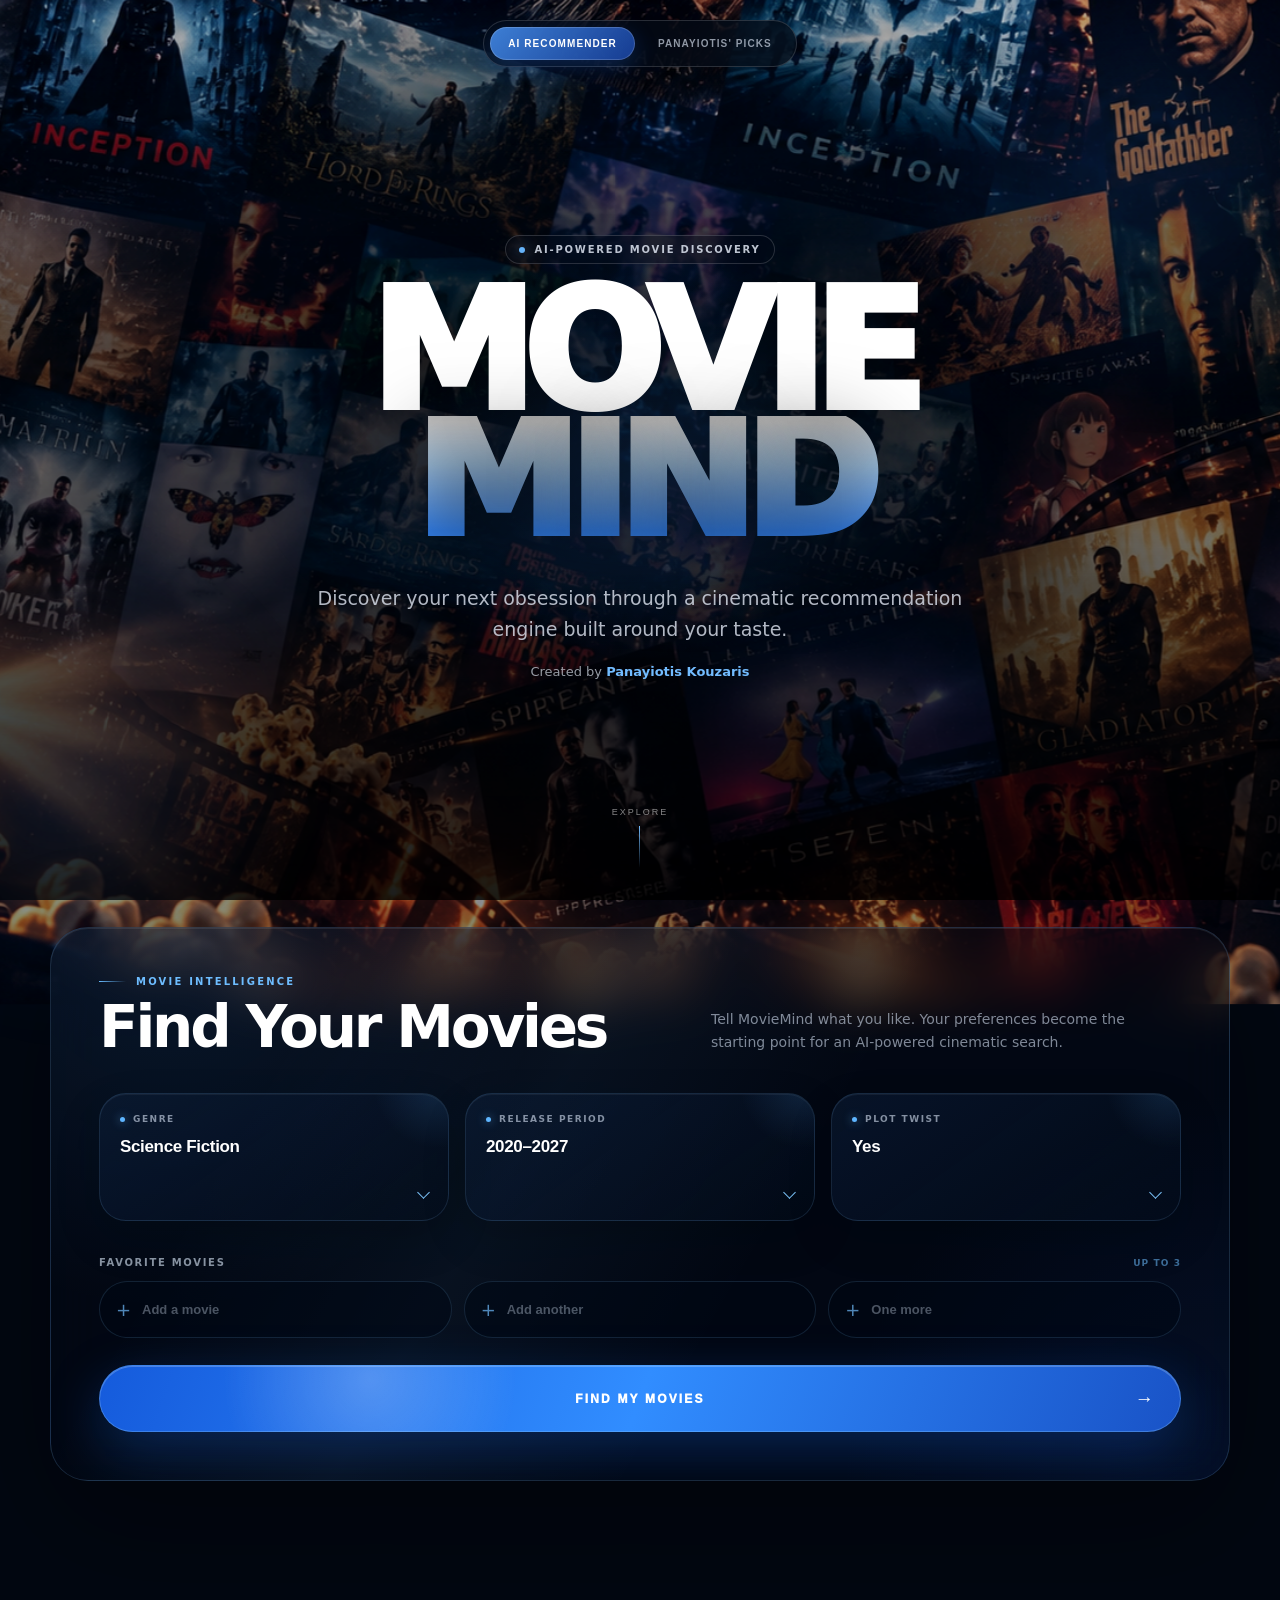
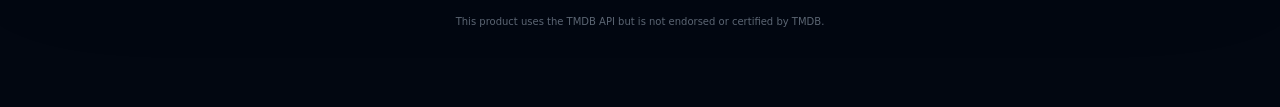
<file: index2(old).html>
<!DOCTYPE html>
<html lang="en">
<head>

<meta charset="UTF-8">

<meta
    name="viewport"
    content="width=device-width, initial-scale=1.0"
>

<title>MovieMind AI</title>

<meta
    name="description"
    content="MovieMind AI — personalized movie recommendations created by Panayiotis Kouzaris."
>

<script src="./panayiotis-picks.js"></script>

<style>

/* =========================================================
   BASE
========================================================= */

*{
    box-sizing:border-box;
}

html{
    scroll-behavior:smooth;
}

:root{

    --mouse-x:50%;
    --mouse-y:50%;

    --bg-x:0px;
    --bg-y:0px;

    --blue:#5bb7ff;
    --blue2:#287dff;
    --blue3:#174dbb;

    --white:#f5f9ff;

    --muted:rgba(225,237,255,.62);

    --glass:
        rgba(3,11,25,.55);

}

body{

    margin:0;

    min-height:100vh;

    color:#fff;

    font-family:
        Inter,
        ui-sans-serif,
        system-ui,
        -apple-system,
        BlinkMacSystemFont,
        "Segoe UI",
        sans-serif;

    background:#020711;

    overflow-x:hidden;
}


/* =========================================================
   CINEMATIC BACKGROUND
========================================================= */

body::before{

    content:"";

    position:fixed;

    inset:-7%;

    z-index:-10;

    background:

        linear-gradient(
            180deg,
            rgba(1,5,14,.14),
            rgba(1,5,14,.45)
        ),

        url("IMG_1106.png")
        center/cover no-repeat;

    transform:
        translate3d(
            var(--bg-x),
            var(--bg-y),
            0
        )
        scale(1.08);

    will-change:transform;
}


body::after{

    content:"";

    position:fixed;

    inset:0;

    z-index:-9;

    pointer-events:none;

    background:

        radial-gradient(
            circle at
            var(--mouse-x)
            var(--mouse-y),

            rgba(80,170,255,.10),

            transparent 27%
        ),

        linear-gradient(
            180deg,
            rgba(0,0,0,.04),
            rgba(0,0,0,.32) 58%,
            rgba(0,0,0,.80) 100%
        );
}


.ambient-grid{

    position:fixed;

    inset:0;

    z-index:-8;

    pointer-events:none;

    opacity:.09;

    background-image:

        linear-gradient(
            rgba(255,255,255,.045) 1px,
            transparent 1px
        ),

        linear-gradient(
            90deg,
            rgba(255,255,255,.045) 1px,
            transparent 1px
        );

    background-size:80px 80px;

    mask-image:
        linear-gradient(
            to bottom,
            transparent,
            #000 25%,
            #000 75%,
            transparent
        );
}


.ambient-light{

    position:fixed;

    width:40vw;

    height:40vw;

    border-radius:50%;

    z-index:-7;

    pointer-events:none;

    background:
        radial-gradient(
            circle,
            rgba(40,130,255,.13),
            transparent 68%
        );

    filter:blur(30px);

    animation:
        ambientFloat
        13s
        ease-in-out
        infinite
        alternate;
}


.ambient-light.one{
    top:-10%;
    right:-10%;
}


.ambient-light.two{
    bottom:-15%;
    left:-15%;

    animation-delay:-5s;
}


@keyframes ambientFloat{

    to{

        transform:
            translate3d(
                -35px,
                25px,
                0
            )
            scale(1.08);

    }

}


/* =========================================================
   CONTAINER
========================================================= */

.container{

    width:
        min(
            1180px,
            calc(100% - 36px)
        );

    margin:auto;

    padding:
        20px
        0
        80px;
}


/* =========================================================
   TOP NAV
========================================================= */

.mode-switch{

    position:sticky;

    top:16px;

    z-index:100;

    width:max-content;

    margin:
        0
        auto
        20px;

    display:flex;

    gap:5px;

    padding:6px;

    border:
        1px solid
        rgba(255,255,255,.15);

    border-radius:999px;

    background:
        rgba(4,10,22,.72);

    backdrop-filter:
        blur(22px);

    box-shadow:
        0 18px 60px
        rgba(0,0,0,.32);
}


.mode-button{

    border:0;

    border-radius:999px;

    padding:
        11px
        18px;

    color:
        rgba(
            230,
            240,
            255,
            .62
        );

    background:transparent;

    font-size:10px;

    font-weight:900;

    letter-spacing:.11em;

    transition:
        .3s ease;
}


.mode-button:hover{

    color:#fff;

    background:
        rgba(255,255,255,.07);

    transform:
        translateY(-1px);
}


.mode-button.active{

    color:#fff;

    background:
        linear-gradient(
            135deg,
            rgba(74,153,255,.82),
            rgba(27,74,180,.78)
        );

    box-shadow:
        0 8px 25px
        rgba(34,117,255,.24),

        inset
        0 0 0 1px
        rgba(255,255,255,.18);
}


/* =========================================================
   MODES
========================================================= */

.mode-content{
    display:none;
}

.mode-content.active{
    display:block;
}


/* =========================================================
   HERO
========================================================= */

.hero{

    position:relative;

    min-height:
        calc(
            100vh - 90px
        );

    display:flex;

    flex-direction:column;

    align-items:center;

    justify-content:center;

    text-align:center;

    padding:
        30px
        10px
        100px;
}


.hero::before{

    content:"";

    position:absolute;

    width:
        min(
            750px,
            90vw
        );

    height:320px;

    top:50%;

    left:50%;

    transform:
        translate(
            -50%,
            -50%
        );

    background:
        radial-gradient(
            ellipse,
            rgba(35,125,255,.16),
            transparent 70%
        );

    filter:blur(25px);

    pointer-events:none;

    z-index:-1;
}


.eyebrow{

    display:inline-flex;

    align-items:center;

    gap:9px;

    padding:
        8px
        13px;

    border:
        1px solid
        rgba(255,255,255,.16);

    border-radius:999px;

    background:
        rgba(5,12,25,.38);

    backdrop-filter:
        blur(12px);

    font-size:10px;

    font-weight:800;

    letter-spacing:.18em;

    color:
        rgba(
            235,
            243,
            255,
            .82
        );

    animation:
        heroFade
        .9s
        ease
        both;
}


.eyebrow i{

    width:6px;

    height:6px;

    border-radius:50%;

    background:#69b8ff;

    box-shadow:
        0 0 16px
        #69b8ff;
}


.hero h1{

    margin:
        26px
        0
        16px;

    font-size:
        clamp(
            72px,
            13vw,
            170px
        );

    line-height:.76;

    letter-spacing:-.075em;

    font-weight:950;

    text-shadow:
        0 25px 80px
        rgba(0,0,0,.58);

    animation:
        heroTitle
        1s
        .08s
        ease
        both;
}


.hero h1 span{

    display:block;

    background:
        linear-gradient(
            180deg,
            #fff 5%,
            #b7ddff 38%,
            #398cff 90%
        );

    -webkit-background-clip:text;

    background-clip:text;

    -webkit-text-fill-color:
        transparent;
}


.hero p{

    max-width:670px;

    margin:
        24px
        auto
        0;

    color:
        rgba(
            234,
            241,
            252,
            .76
        );

    font-size:
        clamp(
            15px,
            2vw,
            19px
        );

    line-height:1.65;

    animation:
        heroFade
        1s
        .22s
        ease
        both;
}


.creator{

    margin-top:18px;

    color:
        rgba(
            230,
            239,
            250,
            .65
        );

    font-size:13px;

    animation:
        heroFade
        1s
        .34s
        ease
        both;
}


.creator strong{
    color:#72bcff;
}


.explore-button{

    position:absolute;

    bottom:28px;

    border:0;

    background:transparent;

    color:
        rgba(
            255,
            255,
            255,
            .52
        );

    font-size:9px;

    letter-spacing:.22em;

    display:flex;

    flex-direction:column;

    align-items:center;

    gap:9px;

    cursor:pointer;
}


.explore-button span{

    display:block;

    width:1px;

    height:42px;

    background:
        linear-gradient(
            #72bcff,
            transparent
        );

    animation:
        exploreLine
        1.8s
        ease-in-out
        infinite;
}


/* =========================================================
   NEW DIGITAL AI INTERFACE
========================================================= */

.ai-section{

    padding-top:30px;

    padding-bottom:30px;
}


/*
   This replaces the old rectangular
   "dashboard" appearance.
*/

.ai-interface{

    position:relative;

    padding:
        clamp(
            26px,
            5vw,
            48px
        );

    border:
        1px solid
        rgba(
            130,
            195,
            255,
            .18
        );

    border-radius:38px;

    background:

        radial-gradient(
            circle at
            10% 0%,
            rgba(
                76,
                159,
                255,
                .11
            ),
            transparent 32%
        ),

        radial-gradient(
            circle at
            100% 100%,
            rgba(
                35,
                98,
                255,
                .09
            ),
            transparent 30%
        ),

        rgba(
            3,
            9,
            22,
            .47
        );

    backdrop-filter:
        blur(24px);

    box-shadow:

        0 45px 120px
        rgba(0,0,0,.38),

        inset
        0 1px
        rgba(255,255,255,.08);

    overflow:hidden;
}


.ai-interface::before{

    content:"";

    position:absolute;

    inset:0;

    pointer-events:none;

    border-radius:inherit;

    background:
        linear-gradient(
            120deg,
            transparent 20%,
            rgba(110,190,255,.07),
            transparent 60%
        );

    opacity:.8;
}


.ai-top{

    position:relative;

    display:flex;

    justify-content:space-between;

    align-items:flex-end;

    gap:30px;

    margin-bottom:38px;
}


.ai-kicker{

    display:flex;

    align-items:center;

    gap:10px;

    margin-bottom:13px;

    color:#6ebdff;

    font-size:10px;

    font-weight:900;

    letter-spacing:.22em;

    text-transform:uppercase;
}


.ai-kicker::before{

    content:"";

    width:27px;

    height:1px;

    background:
        linear-gradient(
            90deg,
            #69bcff,
            transparent
        );
}


.ai-title{

    margin:0;

    font-size:
        clamp(
            34px,
            5vw,
            58px
        );

    line-height:.95;

    letter-spacing:-.055em;

    font-weight:850;
}


.ai-description{

    max-width:470px;

    margin:0;

    color:
        rgba(
            225,
            237,
            255,
            .56
        );

    font-size:14px;

    line-height:1.7;
}


/* =========================================================
   DIGITAL CONTROL GRID
========================================================= */

.ai-controls{

    position:relative;

    display:grid;

    grid-template-columns:
        repeat(
            3,
            1fr
        );

    gap:16px;

    margin-bottom:26px;
}


/*
   The old square select boxes are replaced
   by floating capsules.
*/

.control{

    position:relative;

    min-height:128px;

    padding:
        20px
        20px
        18px;

    border:
        1px solid
        rgba(
            130,
            195,
            255,
            .15
        );

    border-radius:27px;

    background:
        linear-gradient(
            145deg,
            rgba(12,30,57,.58),
            rgba(3,12,27,.40)
        );

    box-shadow:
        inset
        0 1px
        rgba(255,255,255,.055),

        0 18px 45px
        rgba(0,0,0,.16);

    transition:
        border-color .3s ease,
        transform .3s ease,
        box-shadow .3s ease;

    overflow:hidden;
}


.control::before{

    content:"";

    position:absolute;

    width:130px;

    height:130px;

    top:-75px;

    right:-55px;

    border-radius:50%;

    background:
        radial-gradient(
            circle,
            rgba(82,170,255,.15),
            transparent 70%
        );

    pointer-events:none;
}


.control:hover{

    transform:
        translateY(-4px);

    border-color:
        rgba(
            105,
            190,
            255,
            .35
        );

    box-shadow:

        0 25px 55px
        rgba(0,0,0,.24),

        inset
        0 1px
        rgba(255,255,255,.08);
}


.control-label{

    display:flex;

    align-items:center;

    gap:8px;

    margin-bottom:13px;

    color:
        rgba(
            225,
            238,
            255,
            .58
        );

    font-size:9px;

    font-weight:900;

    letter-spacing:.17em;

    text-transform:uppercase;
}


.control-label::before{

    content:"";

    width:5px;

    height:5px;

    border-radius:50%;

    background:#5eb5ff;

    box-shadow:
        0 0 10px
        rgba(
            94,
            181,
            255,
            .75
        );
}


/*
   Custom-looking select.
*/

.digital-select{

    position:relative;

    width:100%;

    appearance:none;

    -webkit-appearance:none;

    border:0;

    outline:0;

    padding:
        0
        32px
        0
        0;

    color:#fff;

    background:transparent;

    font-size:17px;

    font-weight:750;

    letter-spacing:-.02em;

    cursor:pointer;
}


.digital-select option{

    background:#071426;

    color:#fff;
}


.control::after{

    content:"";

    position:absolute;

    right:20px;

    bottom:23px;

    width:8px;

    height:8px;

    border-right:
        1.5px solid
        #7ec8ff;

    border-bottom:
        1.5px solid
        #7ec8ff;

    transform:
        rotate(45deg);

    pointer-events:none;
}


/* =========================================================
   FAVORITE MOVIES
========================================================= */

.favorite-area{

    position:relative;

    padding-top:10px;
}


.favorite-heading{

    display:flex;

    align-items:center;

    justify-content:space-between;

    gap:20px;

    margin-bottom:13px;
}


.favorite-title{

    color:
        rgba(
            225,
            238,
            255,
            .60
        );

    font-size:10px;

    font-weight:900;

    letter-spacing:.17em;

    text-transform:uppercase;
}


.favorite-count{

    color:
        rgba(
            110,
            190,
            255,
            .55
        );

    font-size:9px;

    font-weight:800;

    letter-spacing:.12em;
}


.favorite-grid{

    display:grid;

    grid-template-columns:
        repeat(
            3,
            1fr
        );

    gap:12px;
}


.favorite-input{

    position:relative;
}


.favorite-input::before{

    content:"+";

    position:absolute;

    left:17px;

    top:50%;

    transform:
        translateY(-52%);

    z-index:2;

    color:
        rgba(
            112,
            190,
            255,
            .70
        );

    font-size:18px;

    font-weight:300;

    pointer-events:none;
}


.favorite-input input{

    width:100%;

    height:57px;

    padding:
        0
        18px
        0
        42px;

    border:
        1px solid
        rgba(
            130,
            195,
            255,
            .14
        );

    border-radius:999px;

    outline:none;

    color:#fff;

    background:
        rgba(
            1,
            9,
            21,
            .52
        );

    font-size:13px;

    font-weight:600;

    transition:
        border-color .3s ease,
        background .3s ease,
        box-shadow .3s ease,
        transform .3s ease;
}


.favorite-input input::placeholder{

    color:
        rgba(
            220,
            235,
            255,
            .34
        );
}


.favorite-input input:hover{

    background:
        rgba(
            5,
            20,
            39,
            .68
        );

    border-color:
        rgba(
            105,
            190,
            255,
            .28
        );
}


.favorite-input input:focus{

    border-color:
        rgba(
            100,
            190,
            255,
            .60
        );

    background:
        rgba(
            5,
            20,
            39,
            .78
        );

    box-shadow:
        0 0 0 4px
        rgba(
            65,
            143,
            255,
            .09
        ),

        0 10px 35px
        rgba(
            20,
            110,
            255,
            .10
        );

    transform:
        translateY(-2px);
}


/* =========================================================
   DIGITAL FIND BUTTON
========================================================= */

.find-button{

    position:relative;

    overflow:hidden;

    width:100%;

    min-height:67px;

    margin-top:27px;

    border:
        1px solid
        rgba(
            145,
            210,
            255,
            .30
        );

    border-radius:999px;

    color:#fff;

    background:

        radial-gradient(
            circle at
            25% 20%,
            rgba(255,255,255,.22),
            transparent 18%
        ),

        linear-gradient(
            110deg,
            #155bdc,
            #318dff 50%,
            #1953c7
        );

    box-shadow:

        0 18px 55px
        rgba(
            25,
            111,
            255,
            .27
        ),

        inset
        0 1px
        rgba(255,255,255,.22);

    font-size:12px;

    font-weight:950;

    letter-spacing:.18em;

    cursor:pointer;

    transition:
        transform .3s ease,
        box-shadow .3s ease;
}


.find-button::before{

    content:"";

    position:absolute;

    inset:-100%;

    background:
        linear-gradient(
            110deg,
            transparent 35%,
            rgba(255,255,255,.32),
            transparent 65%
        );

    transform:
        translateX(-70%)
        rotate(8deg);

    animation:
        buttonSweep
        4s
        ease-in-out
        infinite;
}


.find-button::after{

    content:"→";

    position:absolute;

    right:24px;

    top:50%;

    transform:
        translateY(-50%);

    font-size:19px;

    font-weight:300;

    transition:
        transform .3s ease;
}


.find-button:hover{

    transform:
        translateY(-3px);

    box-shadow:

        0 25px 70px
        rgba(
            25,
            111,
            255,
            .38
        ),

        inset
        0 1px
        rgba(255,255,255,.26);
}


.find-button:hover::after{

    transform:
        translate(
            5px,
            -50%
        );
}


.find-button:disabled{

    opacity:.65;

    cursor:wait;
}


/* =========================================================
   RESULTS
========================================================= */

.results{

    margin-top:80px;
}


.results h2{

    margin-bottom:24px;

    font-size:
        clamp(
            30px,
            5vw,
            48px
        );

    letter-spacing:-.04em;
}


.loading{

    padding:50px;

    text-align:center;

    border:
        1px solid
        rgba(
            255,
            255,
            255,
            .11
        );

    border-radius:22px;

    background:
        rgba(
            3,
            11,
            24,
            .48
        );

    backdrop-filter:
        blur(15px);
}


.spinner{

    width:42px;

    height:42px;

    margin:
        0
        auto
        16px;

    border:
        2px solid
        rgba(
            255,
            255,
            255,
            .13
        );

    border-top-color:#61b4ff;

    border-right-color:#277cff;

    border-radius:50%;

    animation:
        spin
        1s
        linear
        infinite;
}


.movie-grid{

    display:grid;

    grid-template-columns:
        repeat(
            2,
            1fr
        );

    gap:18px;
}


.movie-card{

    position:relative;

    display:flex;

    gap:17px;

    min-height:190px;

    padding:14px;

    border:
        1px solid
        rgba(
            255,
            255,
            255,
            .12
        );

    border-radius:20px;

    background:
        rgba(
            3,
            11,
            24,
            .52
        );

    backdrop-filter:
        blur(12px);

    box-shadow:
        0 25px 55px
        rgba(0,0,0,.28);

    overflow:hidden;

    transition:
        transform .35s ease,
        border-color .35s ease,
        box-shadow .35s ease;
}


.movie-card:hover{

    transform:
        translateY(-7px);

    border-color:
        rgba(
            112,
            190,
            255,
            .36
        );

    box-shadow:
        0 35px 75px
        rgba(0,0,0,.38);
}


.movie-card img{

    width:110px;

    height:162px;

    object-fit:cover;

    border-radius:11px;

    flex:none;

    box-shadow:
        0 18px 35px
        rgba(0,0,0,.4);

    transition:
        transform .45s
        cubic-bezier(
            .2,
            .8,
            .2,
            1
        );
}


.movie-card:hover img{

    transform:
        translateZ(22px)
        scale(1.035);
}


.movie-info{

    min-width:0;

    align-self:center;
}


.movie-info h3{

    margin:
        0
        0
        7px;

    font-size:19px;
}


.movie-meta{

    margin-bottom:9px;

    color:#70bfff;

    font-size:12px;
}


.movie-rating{

    display:inline-block;

    margin-bottom:9px;

    padding:
        5px
        9px;

    border-radius:999px;

    background:
        rgba(
            255,
            193,
            7,
            .11
        );

    color:#ffd76a;

    font-size:11px;

    font-weight:900;
}


.movie-reason{

    color:
        rgba(
            225,
            235,
            250,
            .67
        );

    font-size:13px;

    line-height:1.55;
}


/* =========================================================
   PICKS
========================================================= */

#picksMode{

    padding-top:60px;
}


.picks-top{

    display:flex;

    align-items:flex-end;

    justify-content:space-between;

    gap:30px;

    margin-bottom:35px;
}


.section-title{

    margin:0;

    font-size:
        clamp(
            34px,
            6vw,
            62px
        );

    line-height:1;

    letter-spacing:-.05em;
}


.category-select{

    min-width:220px;

    padding:
        14px
        16px;

    border:
        1px solid
        rgba(
            255,
            255,
            255,
            .16
        );

    border-radius:14px;

    color:#fff;

    background:
        rgba(
            3,
            11,
            24,
            .62
        );

    backdrop-filter:
        blur(14px);

    outline:none;

    cursor:pointer;
}


.category-select option{

    background:#071426;

    color:#fff;
}


.picks-grid{

    display:grid;

    grid-template-columns:
        repeat(
            2,
            1fr
        );

    gap:20px;

    perspective:1600px;
}


.pick-card{

    --rx:0deg;
    --ry:0deg;
    --px:0px;
    --py:0px;
    --shine-x:50%;
    --shine-y:50%;

    position:relative;

    display:flex;

    align-items:center;

    gap:14px;

    min-height:168px;

    padding:13px;

    border:
        1px solid
        rgba(
            255,
            255,
            255,
            .14
        );

    border-radius:21px;

    background:
        linear-gradient(
            135deg,
            rgba(3,12,26,.58),
            rgba(2,9,20,.32)
        );

    backdrop-filter:
        blur(9px);

    box-shadow:
        0 24px 55px
        rgba(0,0,0,.27);

    transform-style:preserve-3d;

    transform:
        perspective(1000px)
        rotateX(var(--rx))
        rotateY(var(--ry))
        translate3d(
            var(--px),
            var(--py),
            0
        );

    transition:
        transform .12s ease-out,
        border-color .3s ease,
        box-shadow .3s ease;

    overflow:hidden;
}


.pick-card::before{

    content:"";

    position:absolute;

    inset:-20%;

    pointer-events:none;

    background:
        radial-gradient(
            circle at
            var(--shine-x)
            var(--shine-y),

            rgba(
                105,
                187,
                255,
                .20
            ),

            transparent 25%
        );
}


.pick-card.tilting{

    border-color:
        rgba(
            104,
            185,
            255,
            .42
        );

    box-shadow:
        0 38px 90px
        rgba(0,0,0,.42),

        0 0 45px
        rgba(
            45,
            137,
            255,
            .10
        );
}


.pick-poster{

    width:100px;

    height:146px;

    object-fit:cover;

    border-radius:10px;

    flex:none;

    background:#071426;

    box-shadow:
        0 20px 35px
        rgba(0,0,0,.42);

    transform:
        translateZ(34px);

    transition:
        transform .25s ease;

    position:relative;

    z-index:2;
}


.pick-card.tilting .pick-poster{

    transform:
        translateZ(58px)
        scale(1.045);
}


.pick-rank{

    width:34px;

    height:34px;

    display:flex;

    align-items:center;

    justify-content:center;

    flex:none;

    border:
        1px solid
        rgba(
            105,
            187,
            255,
            .22
        );

    border-radius:50%;

    background:
        rgba(
            35,
            111,
            220,
            .18
        );

    color:#7ac4ff;

    font-size:10px;

    font-weight:950;

    transform:
        translateZ(45px);
}


.pick-info{

    min-width:0;

    flex:1;

    position:relative;

    z-index:3;

    transform:
        translateZ(35px);
}


.pick-title{

    margin:
        0
        0
        5px;

    font-size:17px;

    line-height:1.2;
}


.pick-year{

    color:
        rgba(
            220,
            235,
            255,
            .55
        );

    font-size:12px;
}


.pick-tmdb{

    display:inline-block;

    margin-top:10px;

    color:#72bcff;

    font-size:10px;

    font-weight:800;

    letter-spacing:.08em;

    text-decoration:none;
}


.pick-rating{

    min-width:66px;

    text-align:right;

    color:#ffd76a;

    font-size:12px;

    font-weight:950;

    transform:
        translateZ(48px);
}


/* =========================================================
   FOOTER
========================================================= */

.tmdb{

    margin-top:80px;

    padding-top:25px;

    text-align:center;

    color:
        rgba(
            220,
            235,
            255,
            .42
        );

    font-size:10px;
}


/* =========================================================
   ERROR
========================================================= */

.error-box{

    padding:18px;

    border:
        1px solid
        rgba(
            255,
            80,
            80,
            .25
        );

    border-radius:16px;

    background:
        rgba(
            180,
            30,
            30,
            .16
        );

    color:#ffb0b0;
}


/* =========================================================
   ANIMATIONS
========================================================= */

@keyframes spin{

    to{
        transform:
            rotate(360deg);
    }

}


@keyframes exploreLine{

    0%,100%{
        opacity:.3;
        transform:
            scaleY(.6);
    }

    50%{
        opacity:1;
        transform:
            scaleY(1);
    }

}


@keyframes heroFade{

    from{
        opacity:0;
        transform:
            translateY(22px);
    }

    to{
        opacity:1;
        transform:none;
    }

}


@keyframes heroTitle{

    from{
        opacity:0;
        transform:
            translateY(35px)
            scale(.96);

        filter:blur(8px);
    }

    to{
        opacity:1;
        transform:none;
        filter:none;
    }

}


@keyframes buttonSweep{

    0%,55%{
        transform:
            translateX(-100%)
            rotate(8deg);
    }

    75%,100%{
        transform:
            translateX(140%)
            rotate(8deg);
    }

}


/* =========================================================
   MOBILE
========================================================= */

@media(max-width:800px){

    .container{

        width:
            calc(
                100% - 22px
            );
    }


    .mode-switch{

        max-width:
            calc(
                100vw - 22px
            );

        overflow:auto;
    }


    .mode-button{

        white-space:nowrap;
    }


    .hero{

        min-height:
            calc(
                100vh - 75px
            );

        padding-top:40px;
    }


    .ai-top{

        align-items:stretch;

        flex-direction:column;
    }


    .ai-controls{

        grid-template-columns:1fr;
    }


    .favorite-grid{

        grid-template-columns:1fr;
    }


    .movie-grid{

        grid-template-columns:1fr;
    }


    .picks-grid{

        grid-template-columns:1fr;
    }


    .picks-top{

        align-items:stretch;

        flex-direction:column;
    }


    .category-select{

        width:100%;
    }


    .ai-interface{

        border-radius:28px;
    }

}


@media(max-width:520px){

    .hero h1{

        font-size:
            clamp(
                62px,
                22vw,
                105px
            );
    }


    .hero p{

        font-size:14px;
    }


    .ai-interface{

        padding:22px;

        border-radius:25px;
    }


    .control{

        min-height:115px;

        border-radius:23px;
    }


    .digital-select{

        font-size:16px;
    }


    .find-button{

        min-height:61px;
    }


    .pick-card{

        gap:10px;

        min-height:150px;
    }


    .pick-poster{

        width:78px;

        height:116px;
    }


    .pick-rank{

        width:28px;

        height:28px;
    }


    .pick-rating{

        min-width:48px;

        font-size:10px;
    }


    .movie-card img{

        width:88px;

        height:132px;
    }

}


@media(prefers-reduced-motion:reduce){

    *,
    *::before,
    *::after{

        animation-duration:.001ms !important;

        animation-iteration-count:1 !important;

        scroll-behavior:auto !important;

        transition-duration:.001ms !important;
    }

}

</style>
</head>


<body>

<div class="ambient-grid"></div>

<div class="ambient-light one"></div>

<div class="ambient-light two"></div>


<div class="container">


<!-- =====================================================
     NAVIGATION
===================================================== -->

<nav class="mode-switch">

    <button
        class="mode-button active"
        id="aiModeButton"
        type="button"
    >
        AI RECOMMENDER
    </button>


    <button
        class="mode-button"
        id="picksModeButton"
        type="button"
    >
        PANAYIOTIS' PICKS
    </button>

</nav>


<!-- =====================================================
     HERO
===================================================== -->

<section class="hero">

    <div class="eyebrow">

        <i></i>

        AI-POWERED MOVIE DISCOVERY

    </div>


    <h1>

        MOVIE

        <span>MIND</span>

    </h1>


    <p>

        Discover your next obsession through
        a cinematic recommendation engine
        built around your taste.

    </p>


    <div class="creator">

        Created by

        <strong>
            Panayiotis Kouzaris
        </strong>

    </div>


    <button
        class="explore-button"
        id="exploreButton"
        type="button"
    >

        EXPLORE

        <span></span>

    </button>

</section>


<!-- =====================================================
     AI MODE
===================================================== -->

<section
    id="aiMode"
    class="mode-content active ai-section"
>


<div class="ai-interface">


    <!-- HEADER -->

    <div class="ai-top">

        <div>

            <div class="ai-kicker">

                Movie intelligence

            </div>


            <h2 class="ai-title">

                Find Your Movies

            </h2>

        </div>


        <p class="ai-description">

            Tell MovieMind what you like.
            Your preferences become the starting
            point for an AI-powered cinematic search.

        </p>

    </div>


    <!-- DIGITAL CONTROLS -->

    <div class="ai-controls">


        <!-- GENRE -->

        <div class="control">

            <div class="control-label">

                Genre

            </div>


            <select
                id="genre"
                class="digital-select"
            >

                <option value="science fiction">
                    Science Fiction
                </option>

                <option value="thriller">
                    Thriller
                </option>

                <option value="action">
                    Action
                </option>

                <option value="drama">
                    Drama
                </option>

                <option value="comedy">
                    Comedy
                </option>

                <option value="horror">
                    Horror
                </option>

                <option value="romance">
                    Romance
                </option>

                <option value="mystery">
                    Mystery
                </option>

                <option value="adventure">
                    Adventure
                </option>

                <option value="fantasy">
                    Fantasy
                </option>

                <option value="any">
                    Any
                </option>

            </select>

        </div>


        <!-- RELEASE PERIOD -->

        <div class="control">

            <div class="control-label">

                Release Period

            </div>


            <select
                id="period"
                class="digital-select"
            >

                <option value="2020-2027">
                    2020–2027
                </option>

                <option value="2010-2020">
                    2010–2020
                </option>

                <option value="2000-2010">
                    2000–2010
                </option>

                <option value="1990-2000">
                    1990–2000
                </option>

                <option value="1980-1990">
                    1980–1990
                </option>

                <option value="before-1980">
                    Before 1980
                </option>

                <option value="any">
                    Any
                </option>

            </select>

        </div>


        <!-- PLOT TWIST -->

        <div class="control">

            <div class="control-label">

                Plot Twist

            </div>


            <select
                id="plotTwist"
                class="digital-select"
            >

                <option value="yes">
                    Yes
                </option>

                <option value="no">
                    No
                </option>

                <option value="any">
                    Any
                </option>

            </select>

        </div>


    </div>


    <!-- FAVORITES -->

    <div class="favorite-area">


        <div class="favorite-heading">

            <div class="favorite-title">

                Favorite Movies

            </div>


            <div class="favorite-count">

                UP TO 3

            </div>

        </div>


        <div class="favorite-grid">


            <div class="favorite-input">

                <input
                    id="favorite1"
                    placeholder="Add a movie"
                >

            </div>


            <div class="favorite-input">

                <input
                    id="favorite2"
                    placeholder="Add another"
                >

            </div>


            <div class="favorite-input">

                <input
                    id="favorite3"
                    placeholder="One more"
                >

            </div>


        </div>

    </div>


    <!-- FIND -->

    <button
        class="find-button"
        id="recommendButton"
        type="button"
    >

        FIND MY MOVIES

    </button>


</div>


<!-- =====================================================
     RESULTS
===================================================== -->

<section
    class="results"
    id="results"
    style="display:none"
>

    <h2>

        Your AI Recommendations

    </h2>


    <div
        id="loading"
        class="loading"
        style="display:none"
    >

        <div class="spinner"></div>


        <p>

            MovieMind is searching the stars...

        </p>

    </div>


    <div
        id="movieResults"
        class="movie-grid"
        style="display:none"
    ></div>

</section>


</section>


<!-- =====================================================
     PANAYIOTIS' PICKS
===================================================== -->

<section
    id="picksMode"
    class="mode-content"
>


    <div class="picks-top">


        <div>

            <div class="section-kicker">

                Curated by Panayiotis

            </div>


            <h2
                id="picksTitle"
                class="section-title"
            >

                Science Fiction

            </h2>


            <p class="ai-description">

                Personal Letterboxd selections,
                presented as a cinematic collection.

            </p>

        </div>


        <select
            id="pickCategory"
            class="category-select"
        >

            <option value="science-fiction">
                Science Fiction
            </option>

            <option value="thriller">
                Thriller
            </option>

            <option value="action">
                Action
            </option>

            <option value="drama">
                Drama
            </option>

            <option value="comedy">
                Comedy
            </option>

            <option value="horror">
                Horror
            </option>

            <option value="romance">
                Romance
            </option>

            <option value="mystery">
                Mystery
            </option>

            <option value="adventure">
                Adventure
            </option>

            <option value="fantasy">
                Fantasy
            </option>

        </select>


    </div>


    <div
        id="picksGrid"
        class="picks-grid"
    ></div>


</section>


<div class="tmdb">

    This product uses the TMDB API
    but is not endorsed or certified by TMDB.

</div>


</div>


<script>

/* =========================================================
   API
========================================================= */

const API_URL =
    "https://movie-mind-api.pankouzaris.workers.dev/";


/* =========================================================
   CATEGORY NAMES
========================================================= */

const PICK_GENRE_NAMES = {

    "science-fiction":
        "Science Fiction",

    "thriller":
        "Thriller",

    "action":
        "Action",

    "drama":
        "Drama",

    "comedy":
        "Comedy",

    "horror":
        "Horror",

    "romance":
        "Romance",

    "mystery":
        "Mystery",

    "adventure":
        "Adventure",

    "fantasy":
        "Fantasy"

};


/* =========================================================
   ELEMENTS
========================================================= */

const aiButton =
    document.getElementById(
        "aiModeButton"
    );


const picksButton =
    document.getElementById(
        "picksModeButton"
    );


const aiMode =
    document.getElementById(
        "aiMode"
    );


const picksMode =
    document.getElementById(
        "picksMode"
    );


const exploreButton =
    document.getElementById(
        "exploreButton"
    );


/* =========================================================
   MODE SWITCH
========================================================= */

function showMode(mode){

    const showPicks =
        mode === "picks";


    aiMode.classList.toggle(
        "active",
        !showPicks
    );


    picksMode.classList.toggle(
        "active",
        showPicks
    );


    aiButton.classList.toggle(
        "active",
        !showPicks
    );


    picksButton.classList.toggle(
        "active",
        showPicks
    );


    if(showPicks){

        displayPicks();

        setTimeout(
            () => {

                picksMode.scrollIntoView({
                    behavior:"smooth",
                    block:"start"
                });

            },
            30
        );

    }else{

        aiMode.scrollIntoView({
            behavior:"smooth",
            block:"start"
        );

    }

}


aiButton.addEventListener(
    "click",
    () => showMode("ai")
);


picksButton.addEventListener(
    "click",
    () => showMode("picks")
);


/* =========================================================
   EXPLORE
========================================================= */

exploreButton.addEventListener(
    "click",
    () => {

        aiMode.scrollIntoView({
            behavior:"smooth",
            block:"start"
        });

    }
);


/* =========================================================
   AI RECOMMENDER
========================================================= */

async function findMovies(){

    const results =
        document.getElementById(
            "results"
        );


    const loading =
        document.getElementById(
            "loading"
        );


    const out =
        document.getElementById(
            "movieResults"
        );


    const button =
        document.getElementById(
            "recommendButton"
        );


    results.style.display =
        "block";


    loading.style.display =
        "block";


    out.style.display =
        "none";


    out.innerHTML =
        "";


    button.disabled =
        true;


    button.textContent =
        "SEARCHING...";


    try{

        const response =
            await fetch(
                API_URL,
                {

                    method:"POST",

                    headers:{
                        "Content-Type":
                            "application/json"
                    },

                    body:
                        JSON.stringify({

                            genre:
                                document
                                    .getElementById(
                                        "genre"
                                    )
                                    .value,

                            period:
                                document
                                    .getElementById(
                                        "period"
                                    )
                                    .value,

                            plotTwist:
                                document
                                    .getElementById(
                                        "plotTwist"
                                    )
                                    .value,

                            favoriteMovies:[

                                document
                                    .getElementById(
                                        "favorite1"
                                    )
                                    .value
                                    .trim(),

                                document
                                    .getElementById(
                                        "favorite2"
                                    )
                                    .value
                                    .trim(),

                                document
                                    .getElementById(
                                        "favorite3"
                                    )
                                    .value
                                    .trim()

                            ].filter(Boolean)

                        })

                }
            );


        const data =
            await response.json();


        if(
            !response.ok ||
            !data.success
        ){

            throw new Error(
                data.error ||
                "MovieMind could not find recommendations."
            );

        }


        out.innerHTML =
            (data.recommendations || [])
                .map(
                    movie => `

                        <article
                            class="movie-card"
                        >

                            ${
                                movie.poster_path

                                ?

                                `
                                <img
                                    src="https://image.tmdb.org/t/p/w342${movie.poster_path}"
                                    alt="${escapeAttr(
                                        movie.title
                                    )}"
                                    loading="lazy"
                                >
                                `

                                :

                                ``
                            }


                            <div
                                class="movie-info"
                            >

                                <h3>

                                    ${escapeHtml(
                                        movie.title
                                    )}

                                </h3>


                                <div
                                    class="movie-meta"
                                >

                                    ${escapeHtml(
                                        movie.year || ""
                                    )}

                                </div>


                                <div
                                    class="movie-rating"
                                >

                                    ★

                                    ${Number(
                                        movie.rating || 0
                                    ).toFixed(1)}

                                </div>


                                <div
                                    class="movie-reason"
                                >

                                    ${escapeHtml(
                                        movie.reason || ""
                                    )}

                                </div>

                            </div>

                        </article>

                    `
                )
                .join("");


        out.style.display =
            "grid";


    }catch(error){

        out.innerHTML = `

            <div
                class="error-box"
                style="grid-column:1/-1"
            >

                ${escapeHtml(
                    error.message
                )}

            </div>

        `;


        out.style.display =
            "grid";


    }finally{

        loading.style.display =
            "none";


        button.disabled =
            false;


        button.textContent =
            "FIND MY MOVIES";

    }

}


document
    .getElementById(
        "recommendButton"
    )
    .addEventListener(
        "click",
        findMovies
    );


/* =========================================================
   PANAYIOTIS PICKS
========================================================= */

function displayPicks(){

    const category =
        document.getElementById(
            "pickCategory"
        ).value;


    const grid =
        document.getElementById(
            "picksGrid"
        );


    const title =
        document.getElementById(
            "picksTitle"
        );


    title.textContent =
        PICK_GENRE_NAMES[
            category
        ];


    const catalog =
        window.PANAYIOTIS_CATALOG;


    if(
        !catalog ||
        !Array.isArray(
            catalog.movies
        )
    ){

        grid.innerHTML = `

            <div
                class="error-box"
                style="grid-column:1/-1"
            >

                Panayiotis' Picks catalog
                could not be loaded.

            </div>

        `;

        return;

    }


    const movieMap =
        new Map(
            catalog.movies.map(
                movie => [
                    movie.title,
                    movie
                ]
            )
        );


    const orderedTitles =
        catalog.categories &&
        Array.isArray(
            catalog.categories[
                category
            ]
        )
        ?
        catalog.categories[
            category
        ]
        :
        [];


    const movies =
        orderedTitles
            .map(
                title =>
                    movieMap.get(title)
            )
            .filter(Boolean)
            .slice(0,10);


    if(!movies.length){

        grid.innerHTML = `

            <div
                class="error-box"
                style="grid-column:1/-1"
            >

                No movies found in this category.

            </div>

        `;

        return;

    }


    grid.innerHTML =
        movies
            .map(
                (movie,index) => {

                    const poster =
                        movie.poster_path

                        ?

                        `
                        <img
                            class="pick-poster"
                            src="https://image.tmdb.org/t/p/w342${movie.poster_path}"
                            alt="${escapeAttr(
                                movie.title
                            )}"
                            loading="lazy"
                        >
                        `

                        :

                        `
                        <div
                            class="pick-poster"
                        ></div>
                        `;


                    const url =
                        movie.tmdb_id

                        ?

                        `https://www.themoviedb.org/movie/${movie.tmdb_id}`

                        :

                        `https://www.themoviedb.org/search/movie?query=${encodeURIComponent(
                            movie.title
                        )}`;


                    return `

                        <article
                            class="pick-card"
                        >

                            ${poster}


                            <div
                                class="pick-rank"
                            >

                                #${index + 1}

                            </div>


                            <div
                                class="pick-info"
                            >

                                <h3
                                    class="pick-title"
                                >

                                    ${escapeHtml(
                                        movie.title
                                    )}

                                </h3>


                                <div
                                    class="pick-year"
                                >

                                    ${escapeHtml(
                                        String(
                                            movie.year || ""
                                        )
                                    )}

                                </div>


                                <a
                                    class="pick-tmdb"
                                    href="${escapeAttr(
                                        url
                                    )}"
                                    target="_blank"
                                    rel="noopener noreferrer"
                                >

                                    VIEW ON TMDB →

                                </a>

                            </div>


                            <div
                                class="pick-rating"
                            >

                                ${Number(
                                    movie.rating || 0
                                ).toFixed(1)}

                                / 5

                            </div>

                        </article>

                    `;

                }
            )
            .join("");


    initialize3DCards();

}


document
    .getElementById(
        "pickCategory"
    )
    .addEventListener(
        "change",
        displayPicks
    );


/* =========================================================
   3D PICKS
========================================================= */

function initialize3DCards(){

    const cards =
        document.querySelectorAll(
            ".pick-card"
        );


    if(
        !window.matchMedia(
            "(pointer:fine)"
        ).matches
    ){

        return;

    }


    cards.forEach(
        card => {

            card.addEventListener(
                "pointermove",
                event => {

                    const rect =
                        card.getBoundingClientRect();


                    const x =
                        (
                            event.clientX -
                            rect.left
                        ) /
                        rect.width -
                        .5;


                    const y =
                        (
                            event.clientY -
                            rect.top
                        ) /
                        rect.height -
                        .5;


                    card.style.setProperty(
                        "--rx",
                        `${(
                            -y * 9
                        ).toFixed(2)}deg`
                    );


                    card.style.setProperty(
                        "--ry",
                        `${(
                            x * 10
                        ).toFixed(2)}deg`
                    );


                    card.style.setProperty(
                        "--px",
                        `${(
                            x * 5
                        ).toFixed(2)}px`
                    );


                    card.style.setProperty(
                        "--py",
                        `${(
                            y * 5
                        ).toFixed(2)}px`
                    );


                    card.style.setProperty(
                        "--shine-x",
                        `${(
                            x + .5
                        ) * 100}%`
                    );


                    card.style.setProperty(
                        "--shine-y",
                        `${(
                            y + .5
                        ) * 100}%`
                    );


                    card.classList.add(
                        "tilting"
                    );

                },

                {
                    passive:true
                }
            );


            card.addEventListener(
                "pointerleave",
                () => {

                    card.style.setProperty(
                        "--rx",
                        "0deg"
                    );

                    card.style.setProperty(
                        "--ry",
                        "0deg"
                    );

                    card.style.setProperty(
                        "--px",
                        "0px"
                    );

                    card.style.setProperty(
                        "--py",
                        "0px"
                    );

                    card.classList.remove(
                        "tilting"
                    );

                },

                {
                    passive:true
                }
            );

        }
    );

}


/* =========================================================
   BACKGROUND PARALLAX
========================================================= */

(function(){

    const root =
        document.documentElement;


    if(
        !window.matchMedia(
            "(pointer:fine)"
        ).matches
    ){

        return;

    }


    let targetX = 0;

    let targetY = 0;

    let currentX = 0;

    let currentY = 0;


    window.addEventListener(
        "pointermove",
        event => {

            targetX =
                (
                    event.clientX /
                    window.innerWidth -
                    .5
                ) * -16;


            targetY =
                (
                    event.clientY /
                    window.innerHeight -
                    .5
                ) * -11;


            root.style.setProperty(
                "--mouse-x",
                `${
                    (
                        event.clientX /
                        window.innerWidth
                    ) * 100
                }%`
            );


            root.style.setProperty(
                "--mouse-y",
                `${
                    (
                        event.clientY /
                        window.innerHeight
                    ) * 100
                }%`
            );

        },

        {
            passive:true
        }
    );


    function animate(){

        currentX +=
            (
                targetX -
                currentX
            ) * .05;


        currentY +=
            (
                targetY -
                currentY
            ) * .05;


        root.style.setProperty(
            "--bg-x",
            `${currentX.toFixed(2)}px`
        );


        root.style.setProperty(
            "--bg-y",
            `${currentY.toFixed(2)}px`
        );


        requestAnimationFrame(
            animate
        );

    }


    animate();

})();


/* =========================================================
   SECURITY
========================================================= */

function escapeHtml(value){

    return String(
        value ?? ""
    )

    .replace(
        /&/g,
        "&amp;"
    )

    .replace(
        /</g,
        "&lt;"
    )

    .replace(
        />/g,
        "&gt;"
    )

    .replace(
        /"/g,
        "&quot;"
    )

    .replace(
        /'/g,
        "&#039;"
    );

}


function escapeAttr(value){

    return String(
        value ?? ""
    )

    .replace(
        /&/g,
        "&amp;"
    )

    .replace(
        /"/g,
        "&quot;"
    )

    .replace(
        /</g,
        "&lt;"
    )

    .replace(
        />/g,
        "&gt;"
    );

}


/* =========================================================
   INITIALIZE
========================================================= */

displayPicks();

</script>

</body>
</html>
</file>
